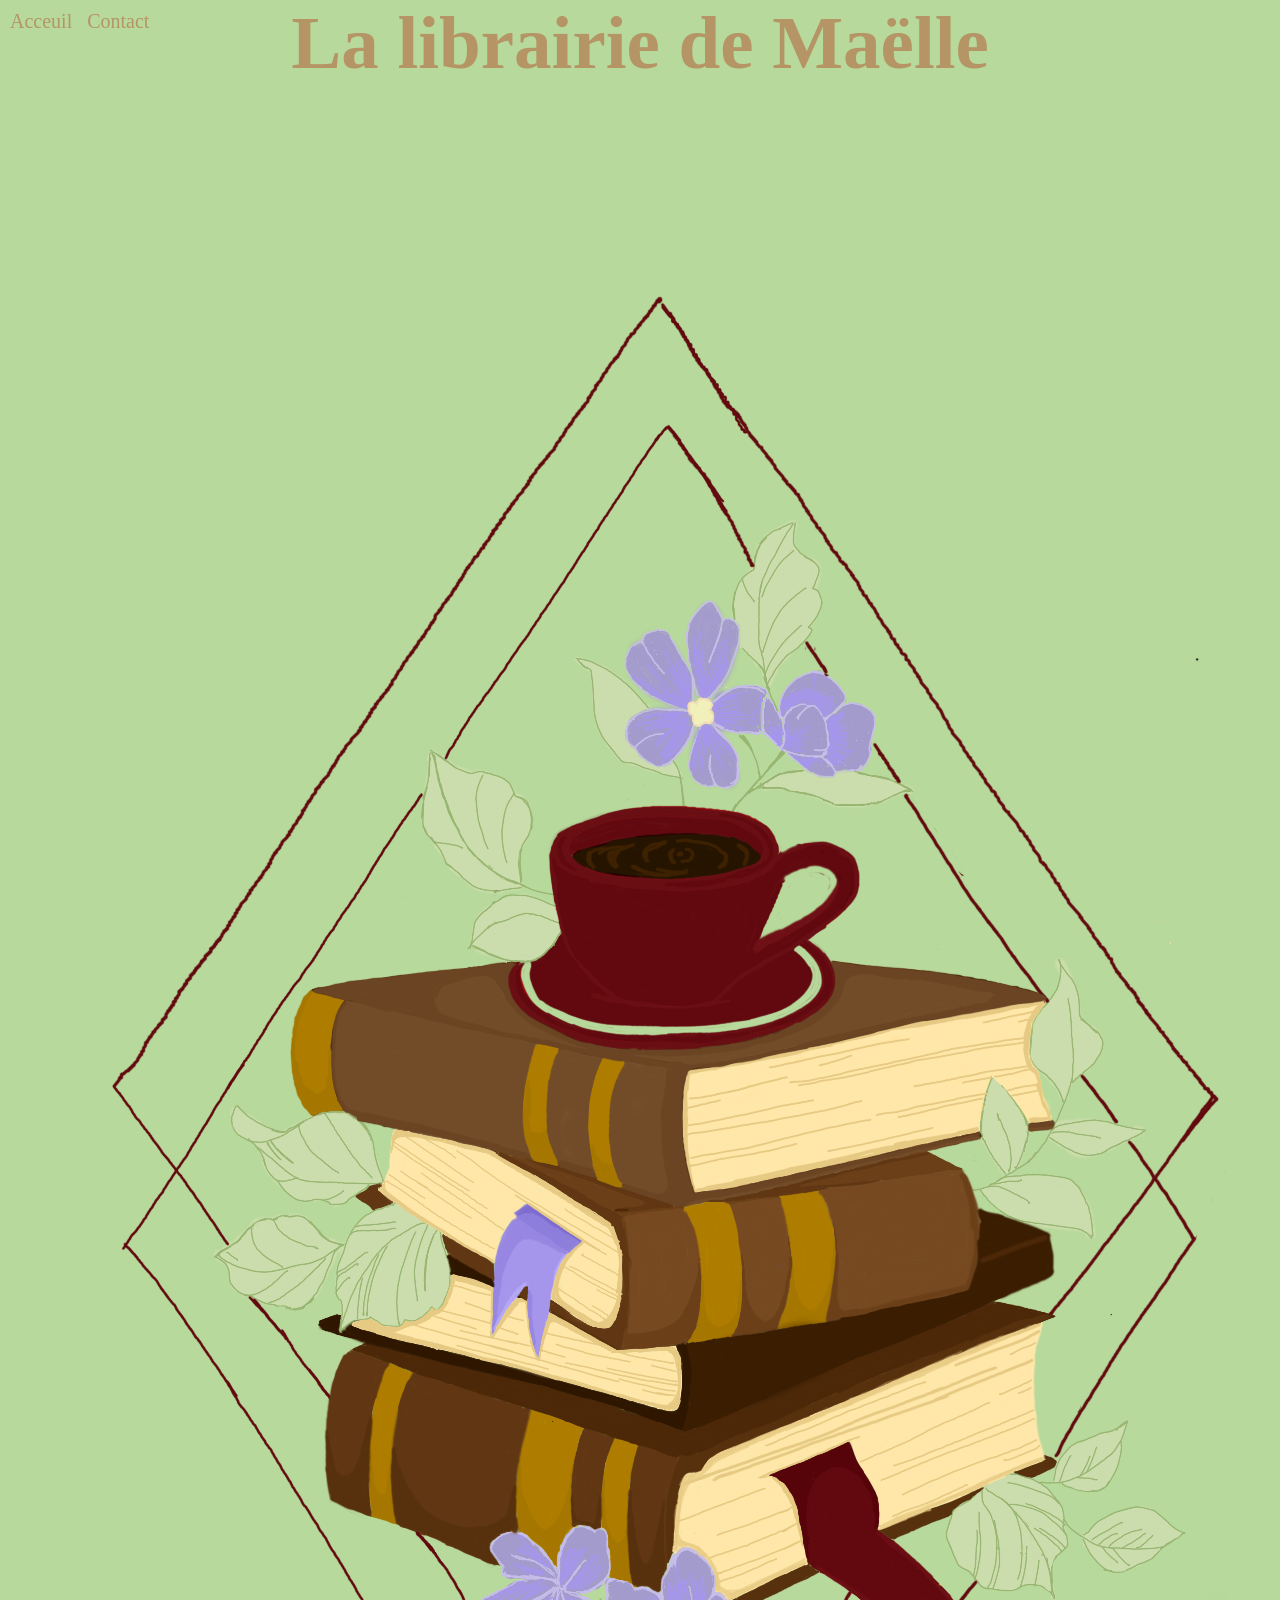
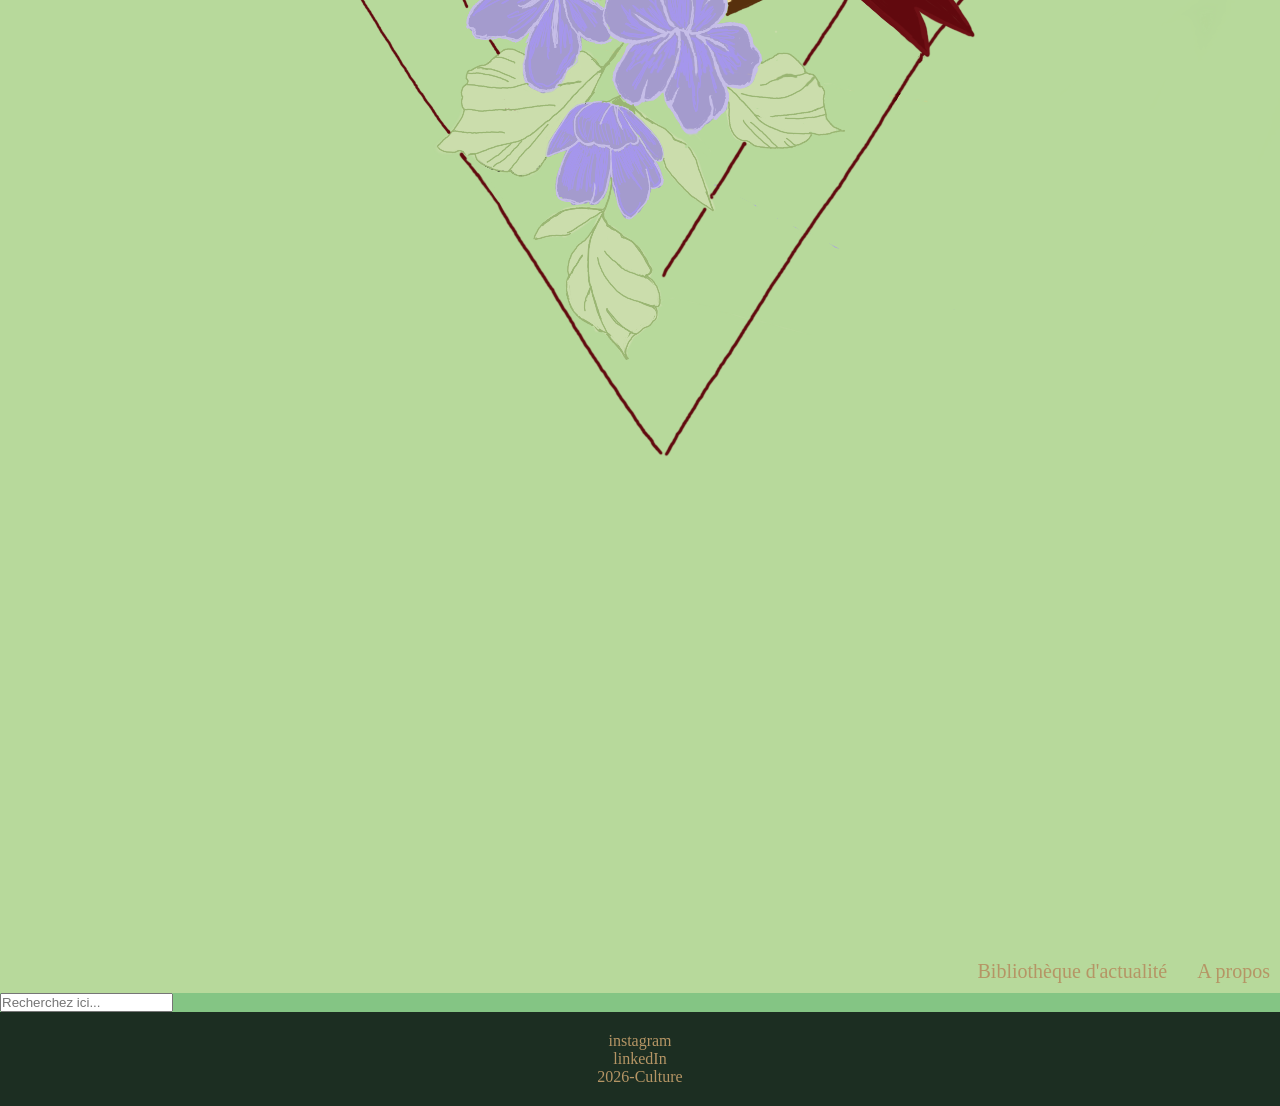
<file: index.html>
<!DOCTYPE html>
<html lang="en">
<head>
    <meta charset="UTF-8">
    <meta name="viewport" content="width=device-width, initial-scale=1.0">
    <title>Culture littéraire</title>
    <link rel="stylesheet" href="acceuil.css"> 
</head>
<body>

    <header>
        <h1>La librairie de Maëlle</h1>
        <img src="Images/Logo site.png" alt="logo">
            <nav>
                <ul class="onglets">
                    <li><a href="bibliothèque.html">Bibliothèque d'actualité</a></li>
                    <li><a href="apropos.html">A propos</a></li>
                </ul>
                <ul class="general">
                    <li>Acceuil</li>
                    <li><a href="contact.html">Contact</a></li>
                </ul>
            </nav>
    </header>
    
    <div class="search-container">
        <input type="text" class="search-input" placeholder="Recherchez ici...">
    </div>

    <footer>
        <p>instagram</p>
        <p>linkedIn</p>
        <p>2026-Culture</p>
    </footer>
</body>
</html>
</file>
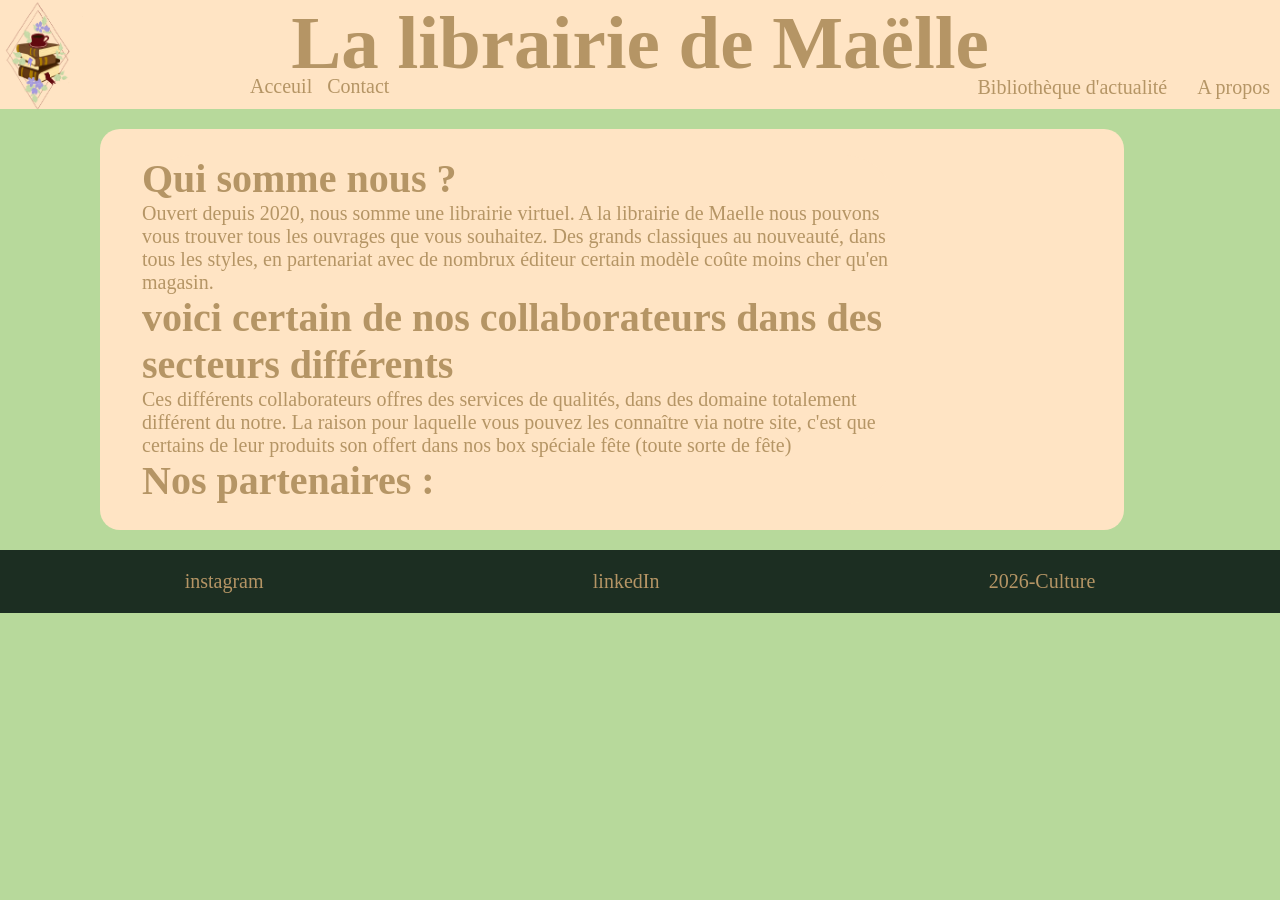
<file: apropos.html>
<!DOCTYPE html>
<html lang="en">
<head>
    <meta charset="UTF-8">
    <meta name="viewport" content="width=device-width, initial-scale=1.0">
    <title>Document</title>
    <link rel="stylesheet" href="apropos.css"> 
</head>
<body>
     <header>
        <h1>La librairie de Maëlle</h1>
        <img src="Images/Logo site.png" alt="logo">        
            <nav>
                <ul class="onglets">
                    <li><a href="bibliothèque.html">Bibliothèque d'actualité</a></li>
                    <li><a href="apropos.html">A propos</a></li>
                </ul>
                <ul class="general">
                    <li><a href="index.html">Acceuil</a></li>
                    <li><a href="contact.html">Contact</a></li>
                </ul>
            </nav>
    </header>
    <main>
        <section class="container">
            <div>
                <h3>Qui somme nous ? </h3>
                <p> Ouvert depuis 2020, nous somme une librairie virtuel. A la librairie de Maelle nous pouvons vous trouver tous les ouvrages que vous souhaitez.
                    Des grands classiques au nouveauté, dans tous les styles, en partenariat avec de nombrux éditeur certain modèle coûte moins cher qu'en magasin. 
                </p>
                <h3>voici certain de nos collaborateurs dans des secteurs différents</h3>
                <p>Ces différents collaborateurs offres des services de qualités, dans des domaine totalement différent du notre. 
                    La raison pour laquelle vous pouvez les connaître via notre site, c'est que certains de leur produits son offert dans 
                    nos box spéciale fête (toute sorte de fête)</p>
                <h3>Nos partenaires : </h3>
                <a href="https://hevan-11.github.io/trinity.github.io/"></a>
                <a href="https://zola-beep.github.io/porcelaine.github.io/"></a>
                <a href="https://aliciachoulet.github.io/projetfinal.github.io/"></a>
                <a href="https://boudarelpierre.github.io/RocketLeague.github.io/"></a>
                <a href="https://loanea.github.io/althea.github.io/"></a>
            </div>

        </section>
    </main>    
    <footer>
        <p>instagram</p>
        <p>linkedIn</p>
        <p>2026-Culture</p>
    </footer>
</body>
</html>
</file>
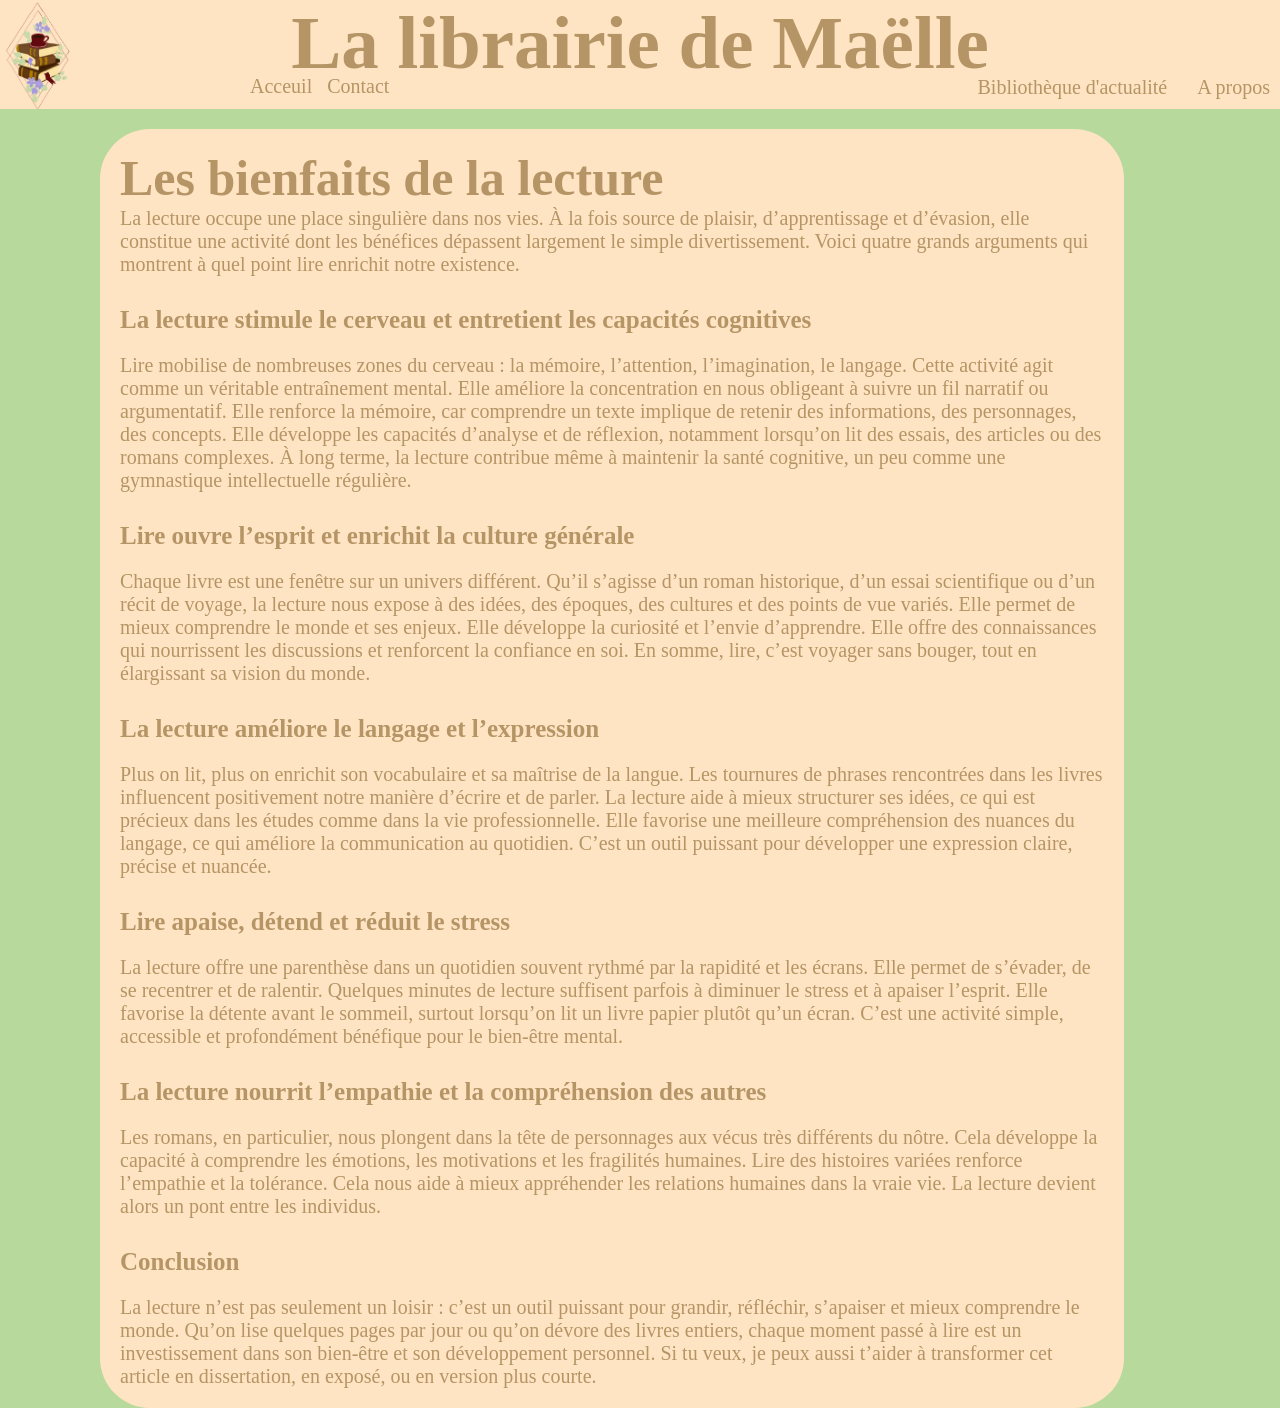
<file: article1.html>
<!DOCTYPE html>
<html lang="en">
<head>
    <meta charset="UTF-8">
    <meta name="viewport" content="width=device-width, initial-scale=1.0">
    <title>Document</title>
    <link rel="stylesheet" href="article1.css">
</head>
<body>
    <header>
        <h1>La librairie de Maëlle</h1>
        <img src="Images/Logo site.png" alt="logo">
            <nav>
                <ul class="onglets">
                    <li><a href="bibliothèque.html">Bibliothèque d'actualité</a></li>
                    <li><a href="apropos.html">A propos</a></li>
                </ul>
                <ul class="general">
                    <li><a href="index.html">Acceuil</a></li>
                    <li><a href="contact.html">Contact</a></li>
                </ul>
            </nav>
    </header>

    <main>
        <section>
        <h3><a href="bibliothèque.html">Les bienfaits de la lecture</a></h3>
            <p>La lecture occupe une place singulière dans nos vies. À la fois source de plaisir,
                d’apprentissage et d’évasion, elle constitue une activité dont les bénéfices dépassent largement le simple divertissement. 
                Voici quatre grands arguments qui montrent à quel point lire enrichit notre existence. </p>

            <h4> La lecture stimule le cerveau et entretient les capacités cognitives </h4>
                <p>Lire mobilise de nombreuses zones du cerveau : la mémoire, l’attention, l’imagination, le langage. Cette activité agit comme un véritable entraînement mental. 

                    Elle améliore la concentration en nous obligeant à suivre un fil narratif ou argumentatif. 

                    Elle renforce la mémoire, car comprendre un texte implique de retenir des informations, des personnages, des concepts. 

                    Elle développe les capacités d’analyse et de réflexion, notamment lorsqu’on lit des essais, des articles ou des romans complexes. 

                    À long terme, la lecture contribue même à maintenir la santé cognitive, un peu comme une gymnastique intellectuelle régulière. </p>

            <h4>Lire ouvre l’esprit et enrichit la culture générale </h4>
                <p>Chaque livre est une fenêtre sur un univers différent. Qu’il s’agisse d’un roman historique, d’un essai scientifique ou d’un récit de voyage, la lecture nous expose à des idées, des époques, des cultures et des points de vue variés. 

                Elle permet de mieux comprendre le monde et ses enjeux. 

                Elle développe la curiosité et l’envie d’apprendre. 

                Elle offre des connaissances qui nourrissent les discussions et renforcent la confiance en soi. 

                En somme, lire, c’est voyager sans bouger, tout en élargissant sa vision du monde. </p>

            <h4>La lecture améliore le langage et l’expression </h4>
                <p>Plus on lit, plus on enrichit son vocabulaire et sa maîtrise de la langue. 

                    Les tournures de phrases rencontrées dans les livres influencent positivement notre manière d’écrire et de parler. 

                    La lecture aide à mieux structurer ses idées, ce qui est précieux dans les études comme dans la vie professionnelle. 

                    Elle favorise une meilleure compréhension des nuances du langage, ce qui améliore la communication au quotidien. 

                    C’est un outil puissant pour développer une expression claire, précise et nuancée. </p>

            <h4>Lire apaise, détend et réduit le stress </h4>
                <p>La lecture offre une parenthèse dans un quotidien souvent rythmé par la rapidité et les écrans. 

                    Elle permet de s’évader, de se recentrer et de ralentir. 

                    Quelques minutes de lecture suffisent parfois à diminuer le stress et à apaiser l’esprit. 

                    Elle favorise la détente avant le sommeil, surtout lorsqu’on lit un livre papier plutôt qu’un écran. 

                    C’est une activité simple, accessible et profondément bénéfique pour le bien-être mental. </p>

            <h4>La lecture nourrit l’empathie et la compréhension des autres </h4>
                <p>Les romans, en particulier, nous plongent dans la tête de personnages aux vécus très différents du nôtre. 

                    Cela développe la capacité à comprendre les émotions, les motivations et les fragilités humaines. 

                    Lire des histoires variées renforce l’empathie et la tolérance. 

                    Cela nous aide à mieux appréhender les relations humaines dans la vraie vie. 

                    La lecture devient alors un pont entre les individus. </p>

            <h4>Conclusion</h4>

                <p>La lecture n’est pas seulement un loisir : c’est un outil puissant pour grandir, réfléchir, s’apaiser et mieux comprendre le monde. Qu’on lise quelques pages par jour ou qu’on dévore des livres entiers, chaque moment passé à lire est un investissement dans son bien-être et son développement personnel. 

                Si tu veux, je peux aussi t’aider à transformer cet article en dissertation, en exposé, ou en version plus courte.</p>
    </main>            
    </section>
</body>
</html>
</file>
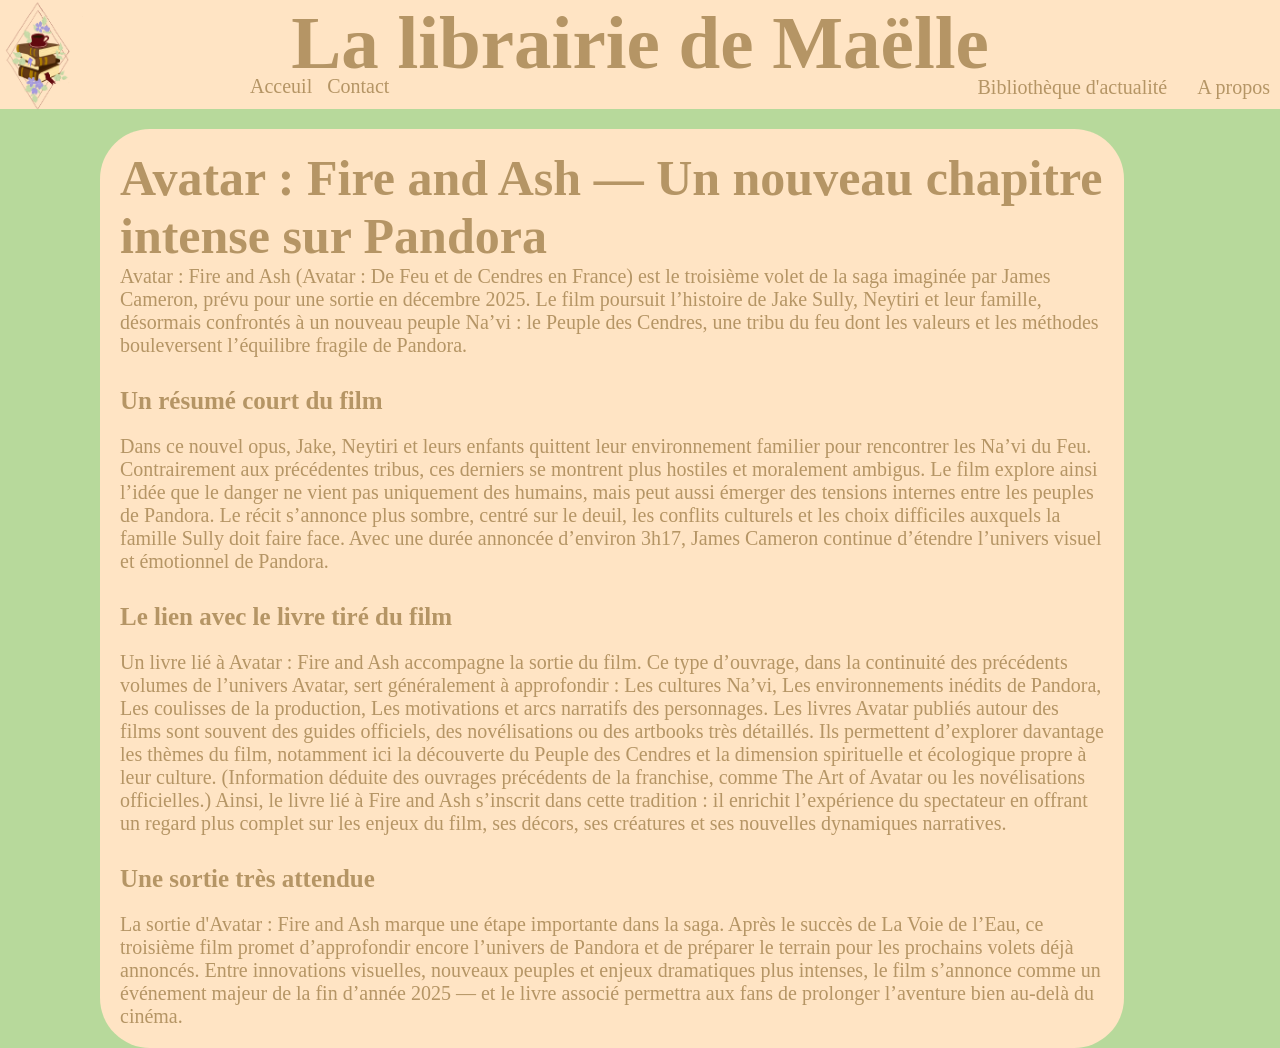
<file: article2.html>
<!DOCTYPE html>
<html lang="en">
<head>
    <meta charset="UTF-8">
    <meta name="viewport" content="width=device-width, initial-scale=1.0">
    <title>Document</title>
    <link rel="stylesheet" href="article2.css">
</head>
<body>
    <header>
        <h1>La librairie de Maëlle</h1>
        <img src="Images/Logo site.png" alt="logo">
            <nav>
                <ul class="onglets">
                    <li><a href="bibliothèque.html">Bibliothèque d'actualité</a></li>
                    <li><a href="apropos.html">A propos</a></li>
                </ul>
                <ul class="general">
                    <li><a href="index.html">Acceuil</a></li>
                    <li><a href="contact.html">Contact</a></li>
                </ul>
            </nav>
    </header>
    
    <main>
        <section>
        <h3><a href="bibliothèque.html">Avatar : Fire and Ash — Un nouveau chapitre intense sur Pandora</a></h3>
            <p>Avatar : Fire and Ash (Avatar : De Feu et de Cendres en France) est le troisième volet de la saga imaginée par James Cameron, prévu pour une sortie en décembre 2025. 
                Le film poursuit l’histoire de Jake Sully, Neytiri et leur famille, désormais confrontés à un nouveau peuple Na’vi : le Peuple des Cendres, une tribu du feu dont les valeurs et 
                les méthodes bouleversent l’équilibre fragile de Pandora.   </p>

            <h4> Un résumé court du film </h4>
                <p>Dans ce nouvel opus, Jake, Neytiri et leurs enfants quittent leur environnement familier pour rencontrer les Na’vi du Feu. 
                    Contrairement aux précédentes tribus, ces derniers se montrent plus hostiles et moralement ambigus. 
                    Le film explore ainsi l’idée que le danger ne vient pas uniquement des humains, mais peut aussi émerger des tensions internes entre les peuples de Pandora.  

                    Le récit s’annonce plus sombre, centré sur le deuil, les conflits culturels et les choix difficiles auxquels la famille Sully doit faire face. 
                    Avec une durée annoncée d’environ 3h17, James Cameron continue d’étendre l’univers visuel et émotionnel de Pandora.  </p>

            <h4>Le lien avec le livre tiré du film </h4>
                <p>Un livre lié à Avatar : Fire and Ash accompagne la sortie du film. Ce type d’ouvrage, 
                    dans la continuité des précédents volumes de l’univers Avatar, sert généralement à approfondir : 

                    Les cultures Na’vi, 

                    Les environnements inédits de Pandora, 

                    Les coulisses de la production, 

                    Les motivations et arcs narratifs des personnages. 

                    Les livres Avatar publiés autour des films sont souvent des guides officiels,
                    des novélisations ou des artbooks très détaillés. Ils permettent d’explorer davantage les thèmes du film, 
                    notamment ici la découverte du Peuple des Cendres et la dimension spirituelle et écologique propre à leur culture. 
                    (Information déduite des ouvrages précédents de la franchise, comme The Art of Avatar ou les novélisations officielles.) 

                    Ainsi, le livre lié à Fire and Ash s’inscrit dans cette tradition : il enrichit l’expérience du spectateur en offrant un regard plus complet sur les enjeux du film, 
                    ses décors, ses créatures et ses nouvelles dynamiques narratives.  </p>

            <h4>Une sortie très attendue  </h4>
                <p>La sortie d'Avatar : Fire and Ash marque une étape importante dans la saga. Après le succès de La Voie de l’Eau, ce troisième film promet d’approfondir encore l’univers de Pandora et de préparer le terrain pour les prochains volets déjà annoncés.  

                    Entre innovations visuelles, nouveaux peuples et
                    enjeux dramatiques plus intenses, le film s’annonce comme un événement majeur de la fin d’année 2025 —
                    et le livre associé permettra aux fans de prolonger l’aventure bien au-delà du cinéma. </p>
    </main>
    </section>
</body>
</html>
</file>
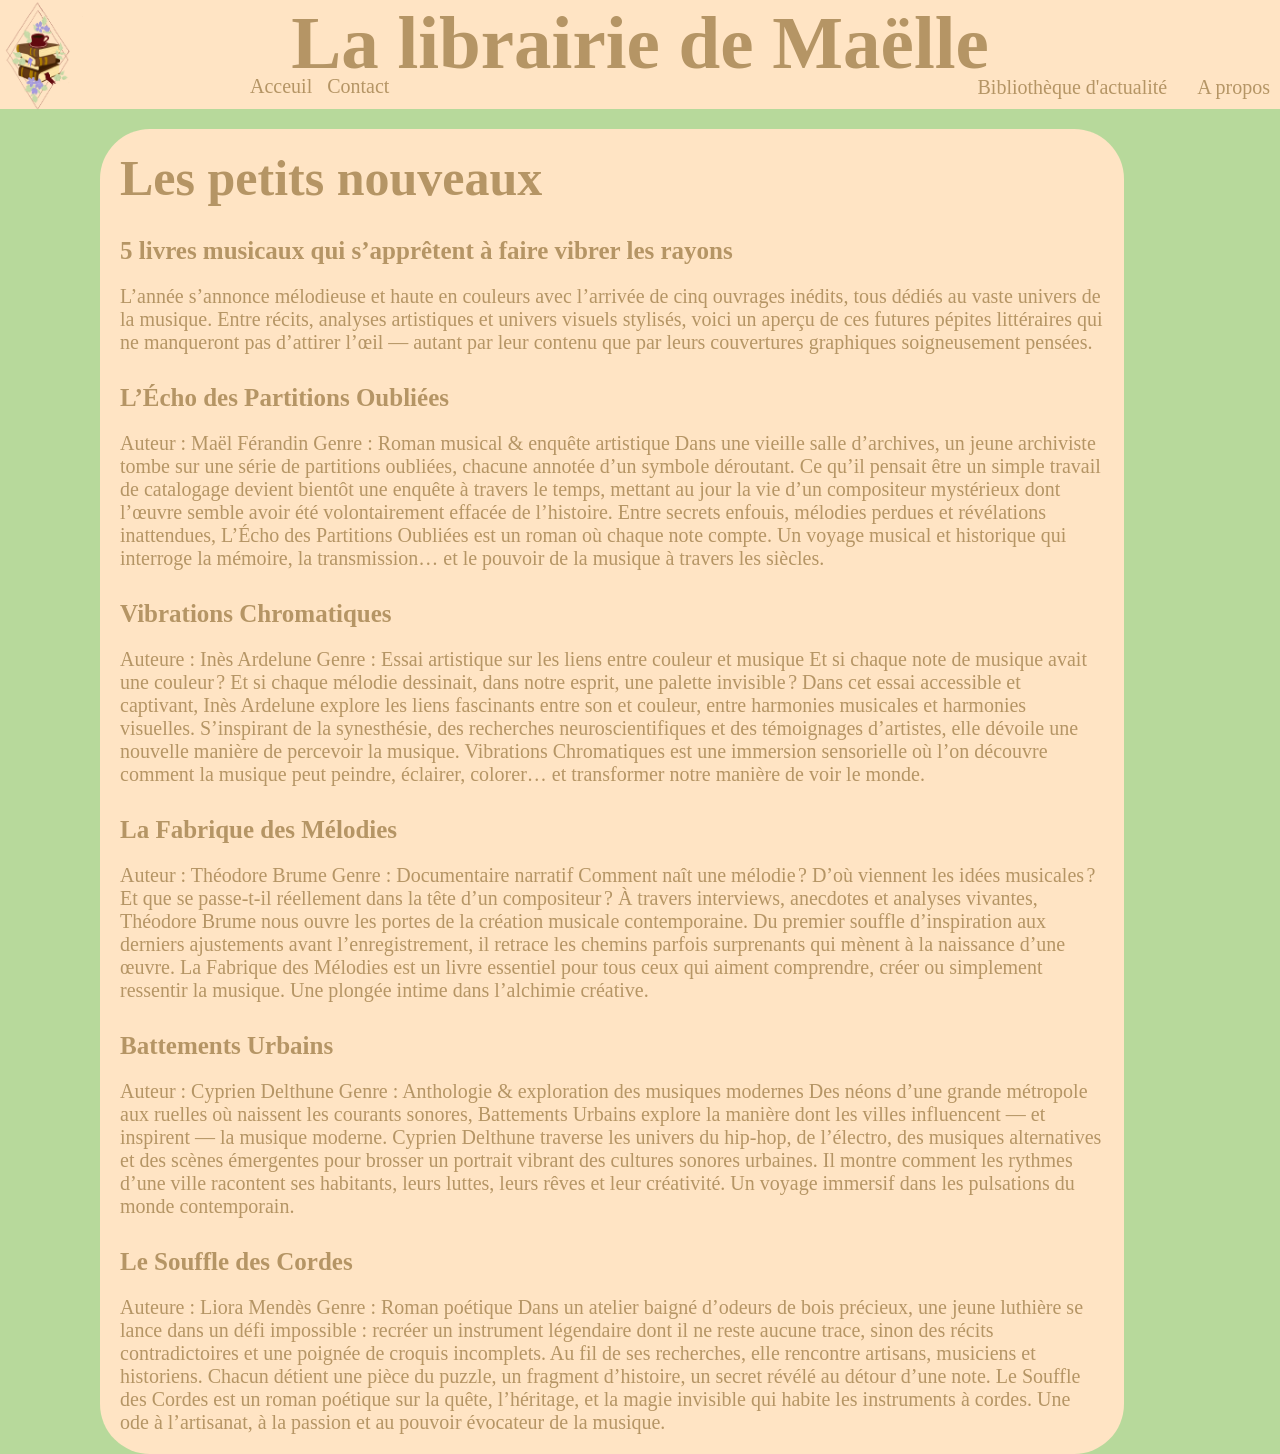
<file: article3.html>
<!DOCTYPE html>
<html lang="en">
<head>
    <meta charset="UTF-8">
    <meta name="viewport" content="width=device-width, initial-scale=1.0">
    <title>Document</title>
    <link rel="stylesheet" href="article3.css">
</head>
<body>
    <header>
        <h1>La librairie de Maëlle</h1>
        <img src="Images/Logo site.png" alt="logo">
            <nav>
                <ul class="onglets">
                    <li><a href="bibliothèque.html">Bibliothèque d'actualité</a></li>
                    <li><a href="apropos.html">A propos</a></li>
                </ul>
                <ul class="general">
                    <li><a href="index.html">Acceuil</a></li>
                    <li><a href="contact.html">Contact</a></li>
                </ul>
            </nav>
    </header>

    <main>
        <section>
        <h3><a href="bibliothèque.html">Les petits nouveaux </a></h3>
            <h4>5 livres musicaux qui s’apprêtent à faire vibrer les rayons </h4>
                <p>L’année s’annonce mélodieuse et haute en couleurs avec l’arrivée de cinq ouvrages inédits, 
                    tous dédiés au vaste univers de la musique. Entre récits, analyses artistiques et univers visuels stylisés,
                     voici un aperçu de ces futures pépites littéraires qui ne manqueront pas d’attirer l’œil 
                     — autant par leur contenu que par leurs couvertures graphiques soigneusement pensées.</p>

            <h4> L’Écho des Partitions Oubliées  </h4>
                <p>Auteur : Maël Férandin 
                    Genre : Roman musical & enquête artistique 
                    Dans une vieille salle d’archives, un jeune archiviste tombe sur une série de partitions oubliées, chacune annotée d’un symbole déroutant. Ce qu’il pensait être un simple travail de catalogage devient bientôt une enquête à travers le temps, mettant au jour la vie d’un compositeur mystérieux dont l’œuvre semble avoir été volontairement effacée de l’histoire. 

                    Entre secrets enfouis, mélodies perdues et révélations inattendues, 
                    L’Écho des Partitions Oubliées est un roman où chaque note compte. 
                    Un voyage musical et historique qui interroge la mémoire, la transmission… et le pouvoir de la musique à travers les siècles. </p>

            <h4>Vibrations Chromatiques </h4>
                <p>Auteure : Inès Ardelune 
                    Genre : Essai artistique sur les liens entre couleur et musique
                    Et si chaque note de musique avait une couleur ? 
                    Et si chaque mélodie dessinait, dans notre esprit, une palette invisible ? 

                    Dans cet essai accessible et captivant, Inès Ardelune explore les liens fascinants entre son et couleur,
                     entre harmonies musicales et harmonies visuelles. S’inspirant de la synesthésie, des recherches neuroscientifiques 
                     et des témoignages d’artistes, elle dévoile une nouvelle manière de percevoir la musique. 

                    Vibrations Chromatiques est une immersion sensorielle où l’on découvre comment la musique peut peindre, 
                    éclairer, colorer… et transformer notre manière de voir le monde.  </p>

            <h4> La Fabrique des Mélodies  </h4>
                <p>Auteur : Théodore Brume 
                    Genre : Documentaire narratif 
                    Comment naît une mélodie ? 
                    D’où viennent les idées musicales ? 
                    Et que se passe‑t‑il réellement dans la tête d’un compositeur ? 

                    À travers interviews, anecdotes et analyses vivantes, 
                    Théodore Brume nous ouvre les portes de la création musicale contemporaine. 
                    Du premier souffle d’inspiration aux derniers ajustements avant l’enregistrement, 
                    il retrace les chemins parfois surprenants qui mènent à la naissance d’une œuvre. 

                    La Fabrique des Mélodies est un livre essentiel pour tous ceux qui aiment comprendre, 
                    créer ou simplement ressentir la musique. Une plongée intime dans l’alchimie créative. </p>
                    
           <h4>Battements Urbains  </h4>
                <p>Auteur : Cyprien Delthune 
                    Genre : Anthologie & exploration des musiques modernes 
                    Des néons d’une grande métropole aux ruelles où naissent les courants sonores, 
                    Battements Urbains explore la manière dont les villes influencent — et inspirent — la musique moderne. 

                    Cyprien Delthune traverse les univers du hip‑hop, de l’électro, des musiques alternatives et des scènes émergentes pour brosser
                     un portrait vibrant des cultures sonores urbaines. Il montre comment les rythmes d’une ville racontent ses habitants, 
                     leurs luttes, leurs rêves et leur créativité. 

                    Un voyage immersif dans les pulsations du monde contemporain.  </p>

            <h4>Le Souffle des Cordes</h4>
                <p>Auteure : Liora Mendès 
                    Genre : Roman poétique 
                    Dans un atelier baigné d’odeurs de bois précieux, une jeune luthière se lance dans un défi impossible : 
                    recréer un instrument légendaire dont il ne reste aucune trace, sinon des récits contradictoires et une poignée de croquis incomplets. 

                    Au fil de ses recherches, elle rencontre artisans, musiciens et historiens. 
                    Chacun détient une pièce du puzzle, un fragment d’histoire, un secret révélé au détour d’une note. 

                    Le Souffle des Cordes est un roman poétique sur la quête, l’héritage, 
                    et la magie invisible qui habite les instruments à cordes. Une ode à l’artisanat, 
                    à la passion et au pouvoir évocateur de la musique. </p>
    </main> 
    </section>
</body>
</html>
</file>
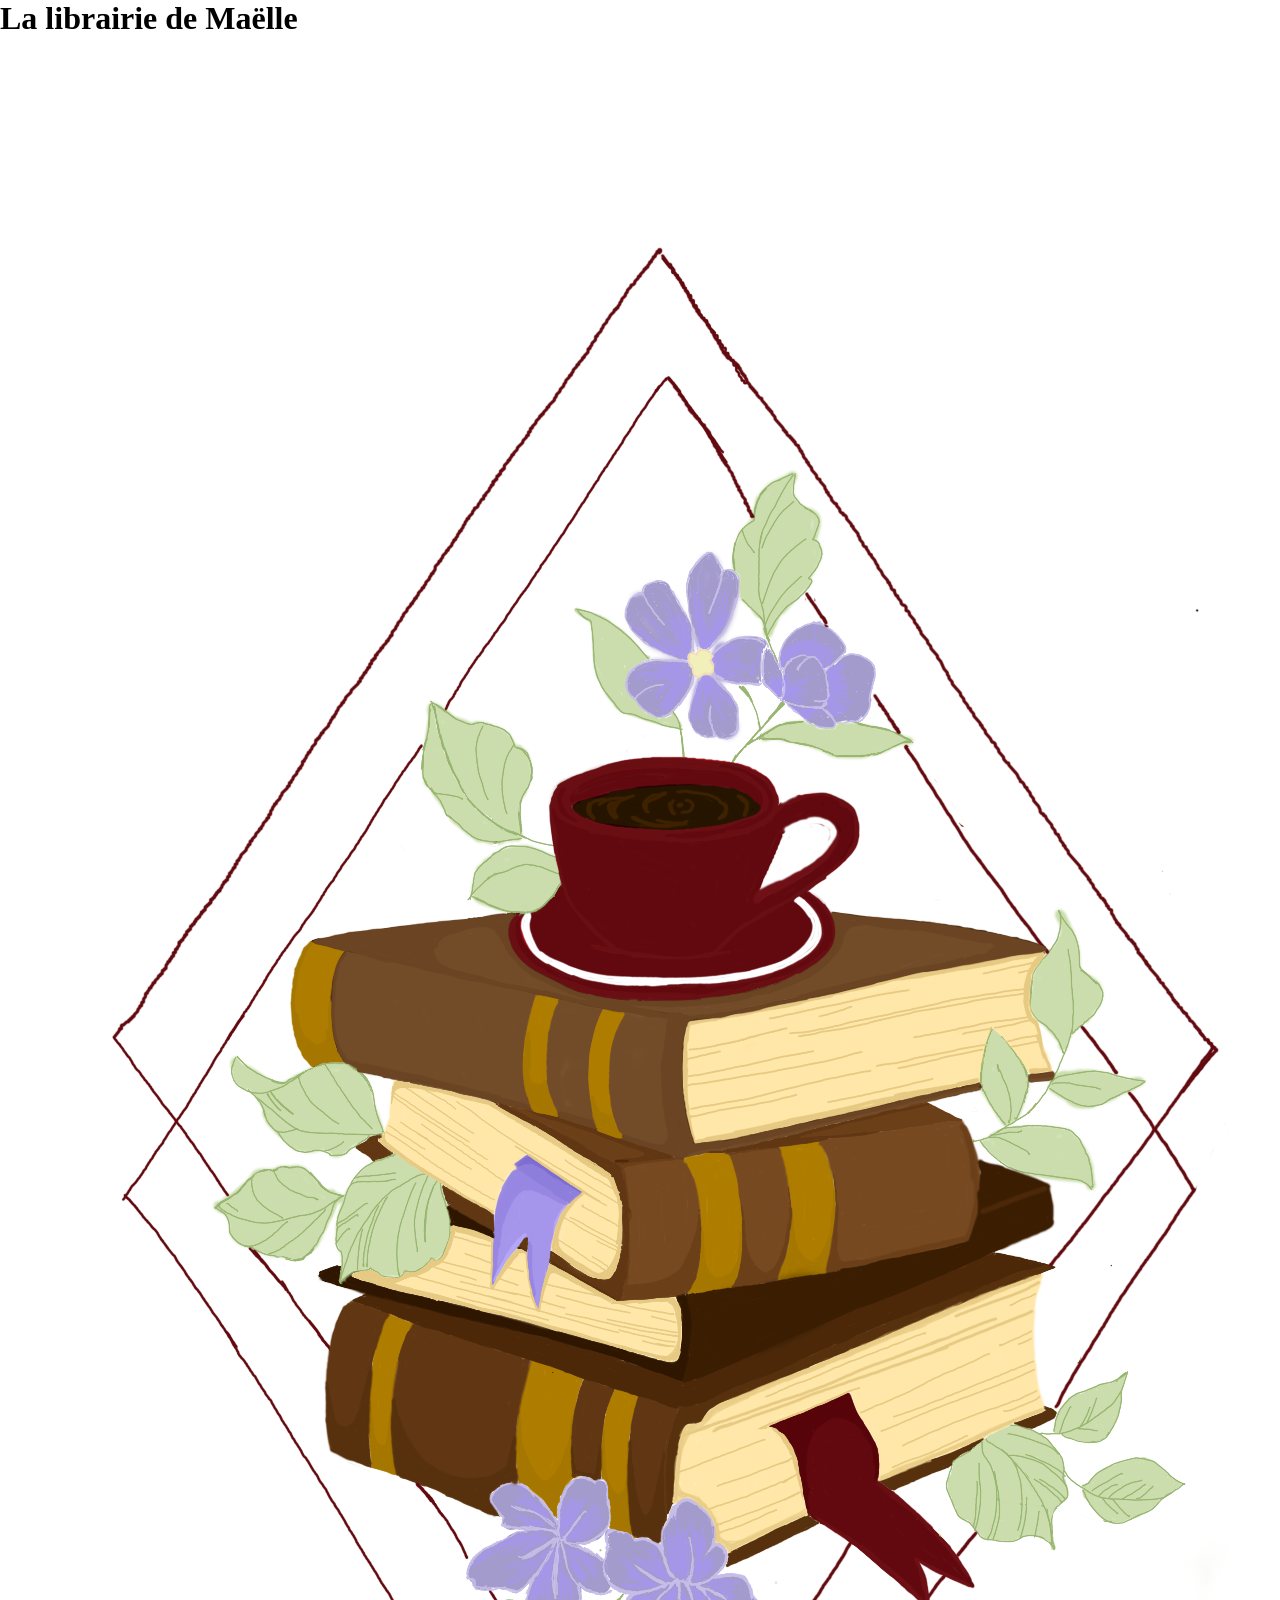
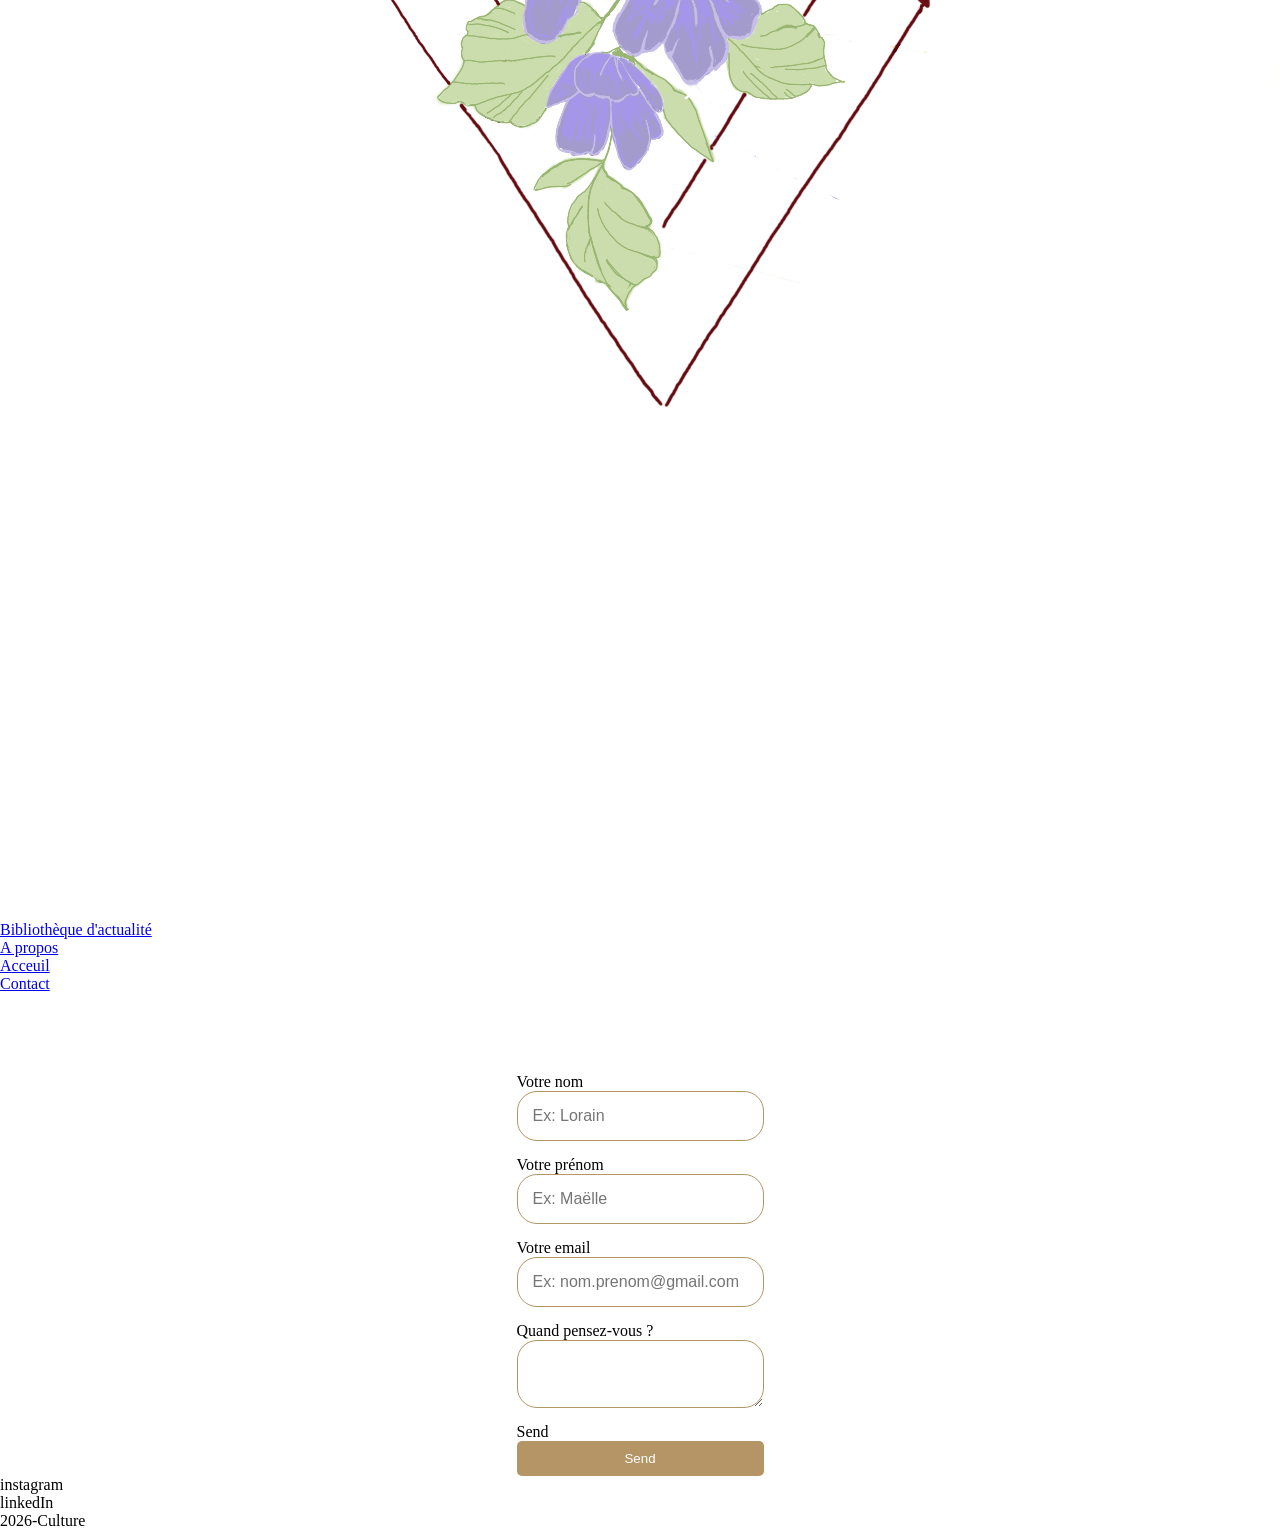
<file: contact.html>
<!DOCTYPE html>
<html lang="en">
<head>
    <meta charset="UTF-8">
    <meta name="viewport" content="width=device-width, initial-scale=1.0">
    <title>Document</title>
   <link rel="stylesheet" href="contact.css"> 
</head>
<body>
   <header>
        <h1>La librairie de Maëlle</h1>
        <img src="Images/Logo site.png" alt="logo">
            <nav>
                <ul class="onglets">
                    <li><a href="bibliothèque.html">Bibliothèque d'actualité</a></li>
                    <li><a href="apropos.html">A propos</a></li>
                </ul>
                <ul class="general">
                    <li><a href="index.html">Acceuil</a></li>
                    <li><a href="contact.html">Contact</a></li>
                </ul>
            </nav>
    </header>
    <div class="formulaire">
        <form action="https://formsubmit.co/laureline.grosclaude@gmail.com" method="POST">
            <label for="name">Votre nom</label>
            <input type="text" name="name" placeholder="Ex: Lorain"  required>

            <label for="surname">Votre prénom</label>
            <input type="text" name="surname" placeholder="Ex: Maëlle"  required>

            <label for="email">Votre email</label>
            <input type="email" name="email" placeholder="Ex: nom.prenom@gmail.com" required>

            <label for="conseil">Quand pensez-vous ?</label>
            <textarea name="conseil" id="conseil"></textarea>

            <label for="submit">Send</label>
            <button type="submit">Send</button>
        </form>
    </div>
    <footer>
        <p>instagram</p>
        <p>linkedIn</p>
        <p>2026-Culture</p>
    </footer>
</body>
</html>
</file>
<file: acceuil.css>
*{
    margin: 0;
    padding: 0;
    box-sizing: border-box;
}
header {
    font-family:'Times New Roman', Times, serif;
    color:rgb(181, 149, 101);
    background-color: rgb(183, 217, 155);
    position : relative;
}
ul {
    list-style: none;
}

body {
    background-color: rgb(132, 197, 132);
}

.onglets {
    display: flex;
    justify-content: flex-end;
    gap : 30px; 
    font-size: 20px;
    position : relative;
    right : 10px;
    bottom : 10px;
}

h1 {
    display: flex;
    justify-content: center;
    font-size: 75px;
}

.general {
    display: flex;
    justify-content: flex-start;
    gap : 15px;
    position : absolute; 
    top : 10px; 
    left : 10px;
    font-size: 20px;
}

a:hover {
    color :rgb(252, 225, 183)
}

h2 {
    color:rgb(181, 149, 101);
    font-size: 50px;
    display: flex;
    justify-content: center;
    position : relative;
    top : 10px;
    border : 3px  rgb(224, 231, 171)solid; 
    border-radius : 200px;
}

.section1 {
    font-size: 50px;
    color: rgb(181, 149, 101);
    text-align: end;
}

.section2 {
    font-size: 50px;
    color: rgb(181, 149, 101);
}
.section3 {
    font-size: 50px;
    color: rgb(181, 149, 101);
    text-align: end;
}

#livre {
    width : 450px;
    height : 300px;
    top : 250px;
    right : 100px;
    margin:20px;
}

#avatar {
    width : 450px;
    height : 300px;
    top : 250px;
    right : 100px;
    margin: 20px;
}

#musique {
    margin: 20px;
    width : 450px;
    height : 300px;
    top : 250px;
    right : 100px;
}

a {
    color:rgb(181, 149, 101);
    text-decoration: none;
}

li:hover {
   color :rgb(252, 225, 183) 
}

footer {
    background-color:rgb(28, 46, 34); 
    color:rgb(181, 149, 101); 
    padding: 20px;
    text-align: center; 
}
</file>
<file: apropos.css>
*{
    margin: 0;
    padding: 0;
    box-sizing: border-box;
}

@media screen and (min-width: 80rem) {
.container {
margin: 1em 2em;
}
}

header {
    font-family:'Times New Roman', Times, serif;
    color:rgb(181, 149, 101);
    background-color: bisque;
    position : relative;
}
ul {
    list-style: none;
}

body {
    background-color: rgb(183, 217, 155);
}

.onglets {
    display: flex;
    justify-content: flex-end;
    gap : 30px; 
    font-size: 20px;
    position : relative;
    right : 10px;
    bottom : 10px;
}

img {
    width : 200px;
    height : 150px;
    position: absolute;
    top: -10px;
    left:0px;
}

h1 {
    display: flex;
    justify-content: center;
    font-size: 75px;
}

h2 {
    color:rgb(181, 149, 101);
    font-size: 50px;
    display: flex;
    justify-content: center;
    position : relative;
    border-radius : 20px;
}

.general {
    display: flex;
    justify-content: flex-start;
    gap : 15px;
    position : absolute; 
    top : 75px; 
    left : 250px;
    font-size: 20px
}

main {
    background-color: bisque;
    width: 80%;
    display: flex;
    flex-wrap: wrap;
    padding: 10px;
    margin-left: 100px;
    margin-right: 100px;
    margin-top: 20px;
    border-radius: 20px;
    margin-bottom: 20px;
}

h3 {
    font-size: 40px;
    gap: 15px;
    color: rgb(181, 149, 101);
}

p {
    color: rgb(181, 149, 101);
    font-size: 20px;
}

.container div {
    background-color: bisque;
    width: 80%;
    border-radius: 50px;
}

a {
    color:rgb(181, 149, 101);
    text-decoration: none;
}

li:hover {
   color :rgb(218, 174, 105)
}

a:hover {
    color :rgb(218, 174, 105)
}

footer {
    background-color:rgb(28, 46, 34); 
    color:rgb(181, 149, 101); 
    padding: 20px;
    display: flex; 
    flex-direction: row;
    justify-content: space-around;
    font-size: 20px;
}
</file>
<file: article1.css>
*{
    margin: 0;
    padding: 0;
    box-sizing: border-box;
}

@media screen and (min-width: 80rem) {
.container {
margin: 1em 2em;
}
}

header {
    font-family:'Times New Roman', Times, serif;
    color:rgb(181, 149, 101);
    background-color: bisque;
    position : relative;
}
ul {
    list-style: none;
}

body {
    background-color: rgb(183, 217, 155);
}

.onglets {
    display: flex;
    justify-content: flex-end;
    gap : 30px; 
    font-size: 20px;
    position : relative;
    right : 10px;
    bottom : 10px;
}

img {
    width : 200px;
    height : 150px;
    position: absolute;
    top: -80px;
    left:-200px;
}

main {
    background-color: bisque;
    width: 80%;
    display: flex;
    flex-wrap: wrap;
    padding: 20px;
    margin-left: 100px;
    margin-right: 100px;
    margin-top: 20px;
    border-radius: 50px;
}

h3 {
    font-size: 50px;
    gap: 15px;
}

h4 {
    color: rgb(181, 149, 101);
    font-size: 25px;
    margin-bottom: 20px;
    margin-top: 30px;
}

p {
    color: rgb(181, 149, 101);
    font-size: 20px;
}
h1 {
    display: flex;
    justify-content: center;
    font-size: 75px;
}

.general {
    display: flex;
    justify-content: flex-start;
    gap : 15px;
    position : absolute; 
    top : 75px; 
    left : 250px;
    font-size: 20px
}

h2 {
    color:rgb(181, 149, 101);
    font-size: 50px;
    display: flex;
    justify-content: center;
    position : relative;
    top : 10px;
    border : 3px  rgb(224, 231, 171)solid; 
    border-radius : 200px;
}

img {
    width : 200px;
    height : 150px;
    position: absolute;
    top: -10px;
    left:0px;
}

a {
    color:rgb(181, 149, 101);
    text-decoration: none;
}

li:hover {
   color :rgb(218, 174, 105)
}

a:hover {
    color :rgb(218, 174, 105)
}

footer {
    background-color:rgb(28, 46, 34); 
    color:rgb(181, 149, 101); 
    padding: 20px;
    display: flex; 
    flex-direction: row;
    justify-content: space-around;
    font-size: 20px;
}
</file>
<file: article2.css>
*{
    margin: 0;
    padding: 0;
    box-sizing: border-box;
}

@media screen and (min-width: 80rem) {
.container {
margin: 1em 2em;
}
}

header {
    font-family:'Times New Roman', Times, serif;
    color:rgb(181, 149, 101);
    background-color: bisque;
    position : relative;
}
ul {
    list-style: none;
}

body {
    background-color: rgb(183, 217, 155);
}

.onglets {
    display: flex;
    justify-content: flex-end;
    gap : 30px; 
    font-size: 20px;
    position : relative;
    right : 10px;
    bottom : 10px;
}

img {
    width : 200px;
    height : 150px;
    position: absolute;
    top: -80px;
    left:-200px;
}

main {
    background-color: bisque;
    width: 80%;
    display: flex;
    flex-wrap: wrap;
    padding: 20px;
    margin-left: 100px;
    margin-right: 100px;
    margin-top: 20px;
    border-radius: 50px;
}

h3 {
    font-size: 50px;
    gap: 15px;
}

h4 {
    color: rgb(181, 149, 101);
    font-size: 25px;
    margin-bottom: 20px;
    margin-top: 30px;
}

p {
    color: rgb(181, 149, 101);
    font-size: 20px;
}

h1 {
    display: flex;
    justify-content: center;
    font-size: 75px;
}

.general {
    display: flex;
    justify-content: flex-start;
    gap : 15px;
    position : absolute; 
    top : 75px; 
    left : 250px;
    font-size: 20px
}

h2 {
    color:rgb(181, 149, 101);
    font-size: 50px;
    display: flex;
    justify-content: center;
    position : relative;
    top : 10px;
    border : 3px  rgb(224, 231, 171)solid; 
    border-radius : 200px;
}

img {
    width : 200px;
    height : 150px;
    position: absolute;
    top: -10px;
    left:0px;
}

a {
    color:rgb(181, 149, 101);
    text-decoration: none;
}

li:hover {
   color :rgb(218, 174, 105)
}

a:hover {
    color :rgb(218, 174, 105)
}


footer {
    background-color:rgb(28, 46, 34); 
    color:rgb(181, 149, 101); 
    padding: 20px;
    display: flex; 
    flex-direction: row;
    justify-content: space-around;
    font-size: 20px;
}
</file>
<file: article3.css>
*{
    margin: 0;
    padding: 0;
    box-sizing: border-box;
}

@media screen and (min-width: 80rem) {
.container {
margin: 1em 2em;
}
}

header {
    font-family:'Times New Roman', Times, serif;
    color:rgb(181, 149, 101);
    background-color: bisque;
    position : relative;
}
ul {
    list-style: none;
}

body {
    background-color: rgb(183, 217, 155);
}

.onglets {
    display: flex;
    justify-content: flex-end;
    gap : 30px; 
    font-size: 20px;
    position : relative;
    right : 10px;
    bottom : 10px;
}

img {
    width : 200px;
    height : 150px;
    position: absolute;
    top: -80px;
    left:-200px;
}

main {
    background-color: bisque;
    width: 80%;
    display: flex;
    flex-wrap: wrap;
    padding: 20px;
    margin-left: 100px;
    margin-right: 100px;
    margin-top: 20px;
    border-radius: 50px;
}

h3 {
    font-size: 50px;
    gap: 15px;
}

h4 {
    color: rgb(181, 149, 101);
    font-size: 25px;
    margin-bottom: 20px;
    margin-top: 30px;
}

p {
    color: rgb(181, 149, 101);
    font-size: 20px;
}

h1 {
    display: flex;
    justify-content: center;
    font-size: 75px;
}

.general {
    display: flex;
    justify-content: flex-start;
    gap : 15px;
    position : absolute; 
    top : 75px; 
    left : 250px;
    font-size: 20px
}

h2 {
    color:rgb(181, 149, 101);
    font-size: 50px;
    display: flex;
    justify-content: center;
    position : relative;
    top : 10px;
    border : 3px  rgb(224, 231, 171)solid; 
    border-radius : 200px;
}

img {
    width : 200px;
    height : 150px;
    position: absolute;
    top: -10px;
    left:0px;
}

a {
    color:rgb(181, 149, 101);
    text-decoration: none;
}

li:hover {
   color :rgb(218, 174, 105)
}

a:hover {
    color :rgb(218, 174, 105)
}

footer {
    background-color:rgb(28, 46, 34); 
    color:rgb(181, 149, 101); 
    padding: 20px;
    display: flex; 
    flex-direction: row;
    justify-content: space-around;
    font-size: 20px;
}
</file>
<file: contact.css>
*{
    margin: 0;
    padding: 0;
    box-sizing: border-box;
}

form {
    display: flex;
    flex-direction: column;
}

.formulaire {
    display: flex;
    justify-content: center;
    align-items: center;
    margin-top: 80px;
}

input[type="text"] {
    border-radius: 20px;
    width: 100%;
    padding: 15px;
    margin-bottom: 15px;
    border: 1px solid rgb(181, 149, 101);
    font-size: 16px;
}

input[type="email"] {
    border-radius: 20px;
    width: 100%;
    padding: 15px;
    margin-bottom: 15px;
    border: 1px solid rgb(181, 149, 101);
    font-size: 16px;
}

input [name="conseil"] {
    border-radius: 20px;
    width: 100%;
    padding: 15px;
    margin-bottom: 30px;
    border: 1px solid rgb(181, 149, 101);
    font-size: 16px;
}

button {
    background-color: rgb(181, 149, 101);
    color: white;
    padding: 10px;
    border: none;
    border-radius: 5px;
    cursor: pointer;
}

textarea {
    border-radius: 20px;
    width: 100%;
    padding: 15px;
    margin-bottom: 15px;
    border: 1px solid rgb(181, 149, 101);
    font-size: 16px;
}

input:focus {
    border-color: rgb(181, 149, 101);
    outline: none; /* enlève le contour bleu */
}
</file>
